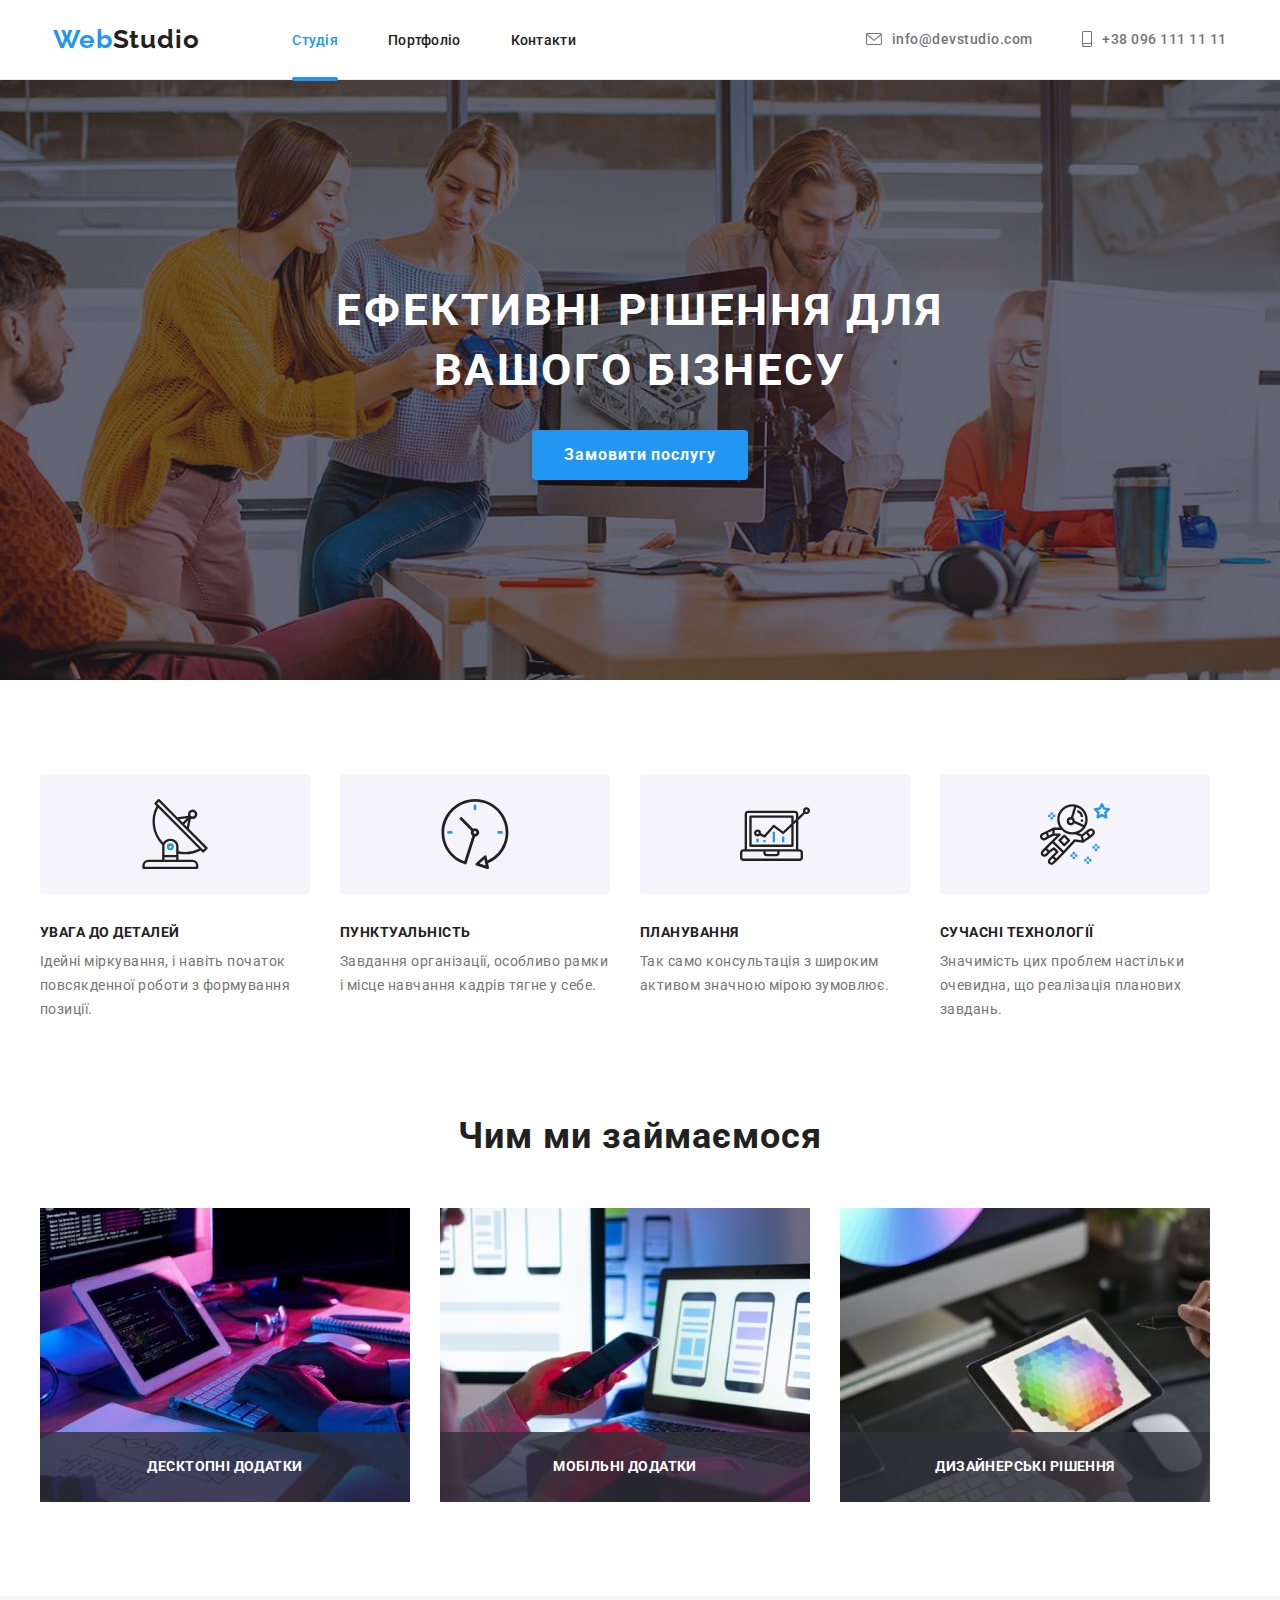
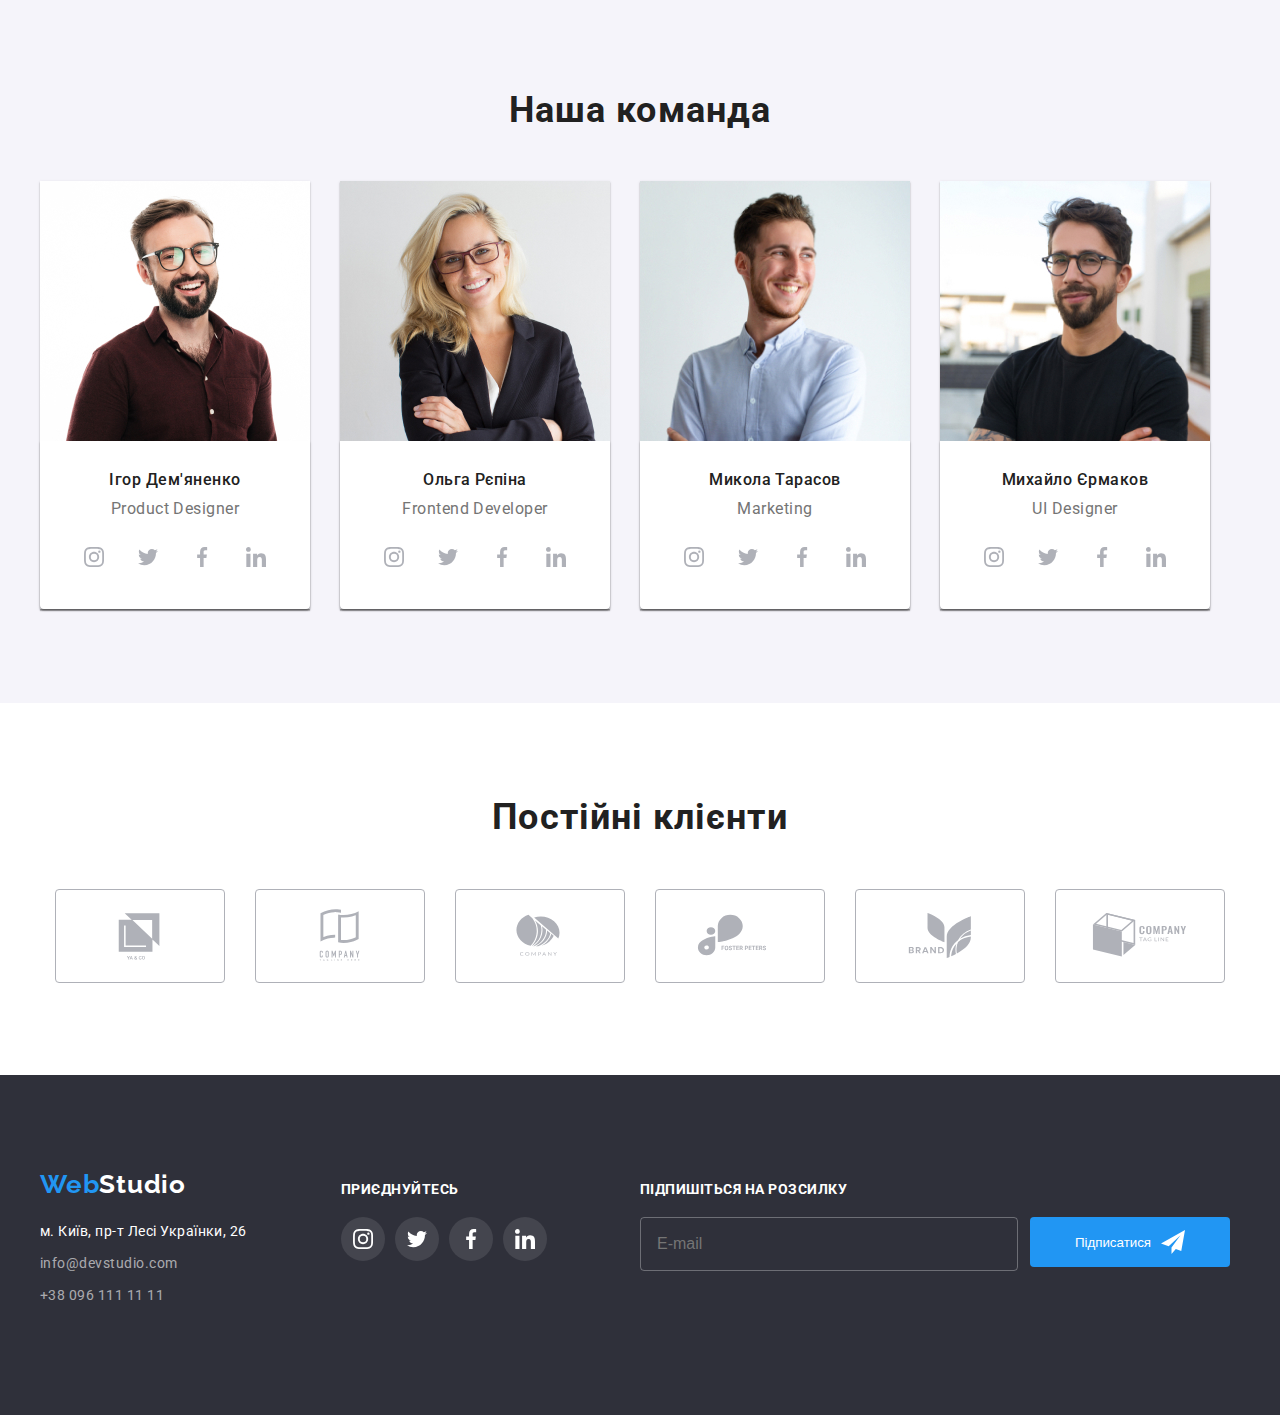
<file: index.html>
<!DOCTYPE html>
<html lang="en">
<head>
  <meta charset="UTF-8" />
  <meta http-equiv="X-UA-Compatible" content="IE=edge" />
  <meta name="viewport" content="width=device-width, initial-scale=1.0" />
  <title>Studio</title>
  <link rel="preconnect" href="https://fonts.googleapis.com" />
  <link rel="preconnect" href="https://fonts.gstatic.com" crossorigin />
  <link href="https://fonts.googleapis.com/css2?family=Raleway:wght@700&family=Roboto:wght@400;500;700;900&display=swap"
    rel="stylesheet" />
  <link rel="stylesheet" href="https://cdnjs.cloudflare.com/ajax/libs/modern-normalize/1.1.0/modern-normalize.min.css"
    integrity="sha512-wpPYUAdjBVSE4KJnH1VR1HeZfpl1ub8YT/NKx4PuQ5NmX2tKuGu6U/JRp5y+Y8XG2tV+wKQpNHVUX03MfMFn9Q=="
    crossorigin="anonymous" referrerpolicy="no-referrer" />
  <link rel="stylesheet" href="./css/main.min.css" />
</head>
  <body>
    
    <header class="header header-line">
      <div class="container header_container">
      <nav class="header__nav">
        <a href="/" class="logo logo_nav"><span class="logo_blue">Web</span>Studio</a>

        <ul class="menu">
          <li class="menu__item"><a href="#" class="menu__item_link cursor current">Студія</a></li>
          <li class="menu__item"><a href="./portfolio.html" class="menu__item_link cursor"> Портфоліо</a></li>
          <li class="menu__item"><a href="" class="menu__item_link cursor">Контакти</a></li>
        </ul>
   
      </nav>
      <ul class="contacts" >
        
        <li class="contacts__mail">
          <a href="mailto:info@devstudio.com" class="contacts__link_mail cursor">
            <svg class="header-item mail">
            <use href="./images/icons.svg#icon-email-heder"
             width="16px" height="12px">
            </use></svg><div> info@devstudio.com</div></a></li>
        <li class="contacts__phone">
        <a href="tel:+380961111111" class="contacts__link_phone cursor">
          <svg class="header-item phone">
          <use href="./images/icons.svg#icon-smartphone" 
           width="10px" height="16px">
        </use></svg>+38 096 111 11 11</a></li>
      </ul>
      </header>
      <div class="header-mob">
<a href="/" class="logo logo_nav"><span class="logo_blue">Web</span>Studio</a>
<button class="btn-menu-open"data-menu-open>
  <svg class="svg-header-open" width="40px" height="40px"><use href="./images/icons.svg#icon-menu"></use></svg></button>
      </div>
      <div class="menu-mob is-hidden"data-menu>
       
        <div class=" container__menu">
          <button class="btn-mob_menu"data-menu-close><svg class="btn-mob__close_svg" width="20px" height="20px">
              <use href="./images/icons.svg#icon-X"></use>
            </svg></button>
        <ul class="menu-mob_list">
          <li class="menu-mon__list_item">
            <a href="./index.html" class="header-mob__link cursor current">Студія</a></li>
          <li class="menu-mon__list_item cursor">
            <a href="./portfolio.html" class="header-mob__link cursor">Портфоліо</a></li>
          <li class="menu-mon__list_item cursor">
            <a href="" class="header-mob__link cursor">Контакти</a></li>
        </ul>
       
      <div class="soc-mob">
        <ul class="soc-mob__contacts">
          <li class="soc-mob__contacts_item">
          <a href="tel:+380961111111"
           class="menu-mob__number">+38 096 111 11 11</a></li>
          <li class="soc-mob__contacts_item">
          <a href="mailto:info@devstudio.com"
           class="menu-mob__mail cursor">info@devstudio.com</a></li>
        </ul>
     
        <ul class="soc-mob__list">
        <li class="soc-mob_list__link">
          <a href="" class="social-header_link">Instagram</a></li>
        <li class="soc-mob_list__link">
          <a href="" class="social-header_link">Twitter</a></li>
        <li class="soc-mob_list__link">
          <a href="" class="social-header_link">Facebook</a></li>
        <li class="soc-mob_list__link">
          <a href="" class="social-header_link">LinkedIn</a></li>
      </ul>
       </div>
      </div>
    </div>
     
    <main>
      <section class="hero">
        <div class="container">
        <h1 class="hero-title">Ефективні рішення для <br> вашого бізнесу</h1>
        <button type="button" class="hero-title__hero-btn"data-modal-open>Замовити послугу</button>
      </div>
      </section>
      <section class="benefits">
        <div class="container">
        <h2 class="title_hidden">Переваги</h2>
        <ul class="benefits__list">
          <li class= "benefits__item">
            <div class="benefit__icon benefit__icon_antena"></div>
            <h3 class="benefits__title">УВАГА ДО ДЕТАЛЕЙ</h3>
            <p class="benefits__subtitle">
              Ідейні міркування, і навіть початок повсякденної роботи з
              формування позиції.
            </p>
          </li>
          <li class="benefits__item">
            <div class="benefit__icon benefit__icon_clock"></div>
            <h3 class="benefits__title">ПУНКТУАЛЬНІСТЬ</h3>
            <p class="benefits__subtitle">
              Завдання організації, особливо рамки і місце навчання кадрів тягне
              у себе.
            </p>
          </li>
          <li class="benefits__item">
          <div class="benefit__icon benefit__icon_diagram"></div>
            <h3 class="benefits__title">ПЛАНУВАННЯ</h3>
            <p class="benefits__subtitle">
              Так само консультація з широким активом значною мірою зумовлює.
            </p>
          </li>
          <li class="benefits__item">
          <div class="benefit__icon benefit__icon_astronaut"></div>
            <h3 class="benefits__title">СУЧАСНІ ТЕХНОЛОГІЇ</h3>
            <p class="benefits__subtitle">
              Значимість цих проблем настільки очевидна, що реалізація планових
              завдань.
            </p>
          </li>
        </ul>
        </div>
      </section>
      <section class="task">
        <div class="container">
        <h2 class="title__h2">Чим ми займаємося</h2>
        <ul class="task__list">
          <li class="task__item">
           <div class="task__wrapper">
              <img
              srcset="./images/img-task1.jpg 1x, ./images/desk-x2-min.jpg 2x"
              alt="with phone"
              width="370"
              height="294"
            />
          
            <p class="task__uptitle">Десктопні додатки</p>
           </div>
          </li>
          <li class="task__item">
           <div class="task__wrapper">
            <img
              srcset="./images/img-task2.jpg 1x, ./images/mobile-x2-min.jpg 2x"
              alt="with phone"
              width="370"
              height="294"
            />
          <p class="task__uptitle">Мобільні додатки</p></div>
          </li>
          <li class="task__item">
            <div class="task__wrapper">
             
              <img
              srcset="./images/img-task3.jpg 1x, ./images/design-x2-min.jpg 2x"
              alt="with tablet"
              width="370"
              height="294"
            />
          <p class="task__uptitle">Дизайнерські рішення</p></div>
          </li>
        </ul>
        </div>
      </section>
      
        <section class="team">
          <div class="container">
            <h2 class="title__h2">Наша команда</h2>
            <ul class="team__list team-items">
              <li class="team__list_item">
            
                <picture>
                  <source srcset="./images/igor-x1.jpg 2x, ./images/igor-desk-x2-min 2x"  width="270" height="260" media="(min-width: 1200px)" />
                  <source srcset="./images/igor-tab-x1-min.jpg 1x, ./images/igor-tab-x2-min.jpg 2x "  width="354" height="374" media="(min-width: 768px)" />
                  <source srcset="./images/igor-mob-x1-min.jpg 1x, ./images/igor-mob-x2-min.jpg 2x"  width="450" height="460" media="(max-width: 480px)" />
                  <img src="./images/igor-mob-x1-min.jpg" alt="ігор" width="450" height="460" />
                </picture>
                <div class="team-wraper">
                  <h3 class="name-title">Ігор Дем'яненко</h3>
                  <p class="name-subtitle">Product Designer</p>
                  <ul class="social">
                    <li class="social__item"><a href="#" class="social__item_link">
                        <svg class="social-link_svg" width="20px" height="20px">
                          <use href="./images/icons.svg#icon-instagram">
                          </use>
                        </svg></a></li>
                    <li class="social__item"><a href="#" class="social__item_link">
                        <svg class="social-link_svg" width="20px" height="20px">
                          <use href="./images/icons.svg#icon-twitter"></use>
                        </svg></a></li>
                    <li class="social__item"><a href="#" class="social__item_link">
                        <svg class="social-link_svg" width="20px" height="20px">
                          <use href="./images/icons.svg#icon-facebook"></use>
                        </svg></a></li>
                    <li class="social__item"><a href="#" class="social__item_link">
                        <svg class="social-link_svg" width="20px" height="20px">
                          <use href="./images/icons.svg#icon-linkedin"></use>
                        </svg></a></li>
                  </ul>
                </div>
              </li>
              <li class="team__list_item">
                <picture>
                  <source srcset="./images/olga-img.jpg 1x, ./images/olga-desk-x2-min.jpg 2x"  width="270" height="260"  media="(min-width: 1200px)" />
                  <source srcset="./images/olga-tab-x1-min.jpg 1x, ./images/olga-tab-x2-min.jpg 2x"  width="354" height="374" media="(min-width: 768px)" />
                  <source srcset="./images/olga-mob-x1-min.jpg 1x, ./images/olga-tab-x2-min.jpg 12x"  width="450" height="460" media="(max-width: 480px)" />
                  <img src="./images/olga-mob-x1-min.jpg" alt="ольга" width="450" height="460" />
                </picture>
                <div class="team-wraper">
                  <h3 class="name-title">Ольга Рєпіна</h3>
                  <p class="name-subtitle">Frontend Developer</p>
                  <ul class="social">
                    <li class="social__item"><a href="" class="social__item_link"><svg class="social-link_svg" width="20px"
                          height="20px">
                          <use href="./images/icons.svg#icon-instagram">
                          </use>
                        </svg></a></li>
                    <li class="social__item"><a href="" class="social__item_link"><svg class="social-link_svg" width="20px"
                          height="20px">
                          <use href="./images/icons.svg#icon-twitter"></use>
                        </svg></a></li>
                    <li class="social__item"><a href="" class="social__item_link"><svg class="social-link_svg" width="20px"
                          height="20px">
                          <use href="./images/icons.svg#icon-facebook"></use>
                        </svg></a></li>
                    <li class="social__item"><a href="" class="social__item_link"><svg class="social-link_svg" width="20px"
                          height="20px">
                          <use href="./images/icons.svg#icon-linkedin"></use>
                        </svg></a></li>
                  </ul>
                </div>
              </li>
              <li class="team__list_item">
                <picture>
                  <source srcset="./images/mikola-img.jpg 1x, ./images/mikola-desk-x2-min.jpg 2x"  width="270" height="260" media="(min-width: 1200px)" />
                  <source srcset="./images/mikola-tab-x1-min.jpg 1x, ./images/mikola-tab-x2-min.jpg 2x"  width="354" height="374" media="(min-width: 768px)" />
                  <source srcset="./images/mikla-mob-x1-min.jpg 1x, ./images/mikola-mob-x2-min.jpg 2x"  width="450" height="460" media="(max-width: 480px)" />
                  <img src="./images/mikla-mob-x1-min.jpg" alt="микола" width="450" height="460" />
                </picture>
                <div class="team-wraper">
                  <h3 class="name-title">Микола Тарасов</h3>
                  <p class="name-subtitle">Marketing</p>
                  <ul class="social">
                    <li class="social__item"><a href="" class="social__item_link"><svg class="social-link_svg" width="20px"
                          height="20px">
                          <use href="./images/icons.svg#icon-instagram">
                          </use>
                        </svg></a></li>
                    <li class="social__item"><a href="" class="social__item_link"><svg class="social-link_svg" width="20px"
                          height="20px">
                          <use href="./images/icons.svg#icon-twitter"></use>
                        </svg></a></li>
                    <li class="social__item"><a href="" class="social__item_link"><svg class="social-link_svg" width="20px"
                          height="20px">
                          <use href="./images/icons.svg#icon-facebook"></use>
                        </svg></a></li>
                    <li class="social__item"><a href="" class="social__item_link"><svg class="social-link_svg" width="20px"
                          height="20px">
                          <use href="./images/icons.svg#icon-linkedin"></use>
                        </svg></a></li>
                  </ul>
                </div>
              </li>
              <li class="team__list_item">
                <picture>
                  <source srcset="./images/mikhailo-img.jpg 1x, ./images/mikhailo-desk-x2-min.jpg 2x "  width="270" height="260" media="(min-width: 1200px)" />
                  <source srcset="./images/mikhailo-tab-x1-min.jpg 1x, ./images/mikhailo-tab-x2-min.jpg 2x"  width="354" height="374" media="(min-width: 768px)" />
                  <source srcset="./images/mikhailo-mob-x1-min.jpg 1x, ./images/mikhailo-mob-x2-min.jpg 2x"  width="450" height="460" media="(max-width: 480px)" />
                  <img src="./images/mikhailo-img.jpg" alt="михайло" width="450" height="460" />
                </picture>
                <div class="team-wraper">
                  <h3 class="name-title">Михайло Єрмаков</h3>
                  <p class="name-subtitle">UI Designer</p>
                  <ul class="social">
                    <li class="social__item"><a href="" class="social__item_link"><svg class="social-link_svg" width="20px"
                          height="20px">
                          <use href="./images/icons.svg#icon-instagram">
                          </use>
                        </svg></a></li>
                    <li class="social__item"><a href="" class="social__item_link"><svg class="social-link_svg" width="20px"
                          height="20px">
                          <use href="./images/icons.svg#icon-twitter"></use>
                        </svg></a></li>
                    <li class="social__item"><a href="" class="social__item_link"><svg class="social-link_svg" width="20px"
                          height="20px">
                          <use href="./images/icons.svg#icon-facebook"></use>
                        </svg></a></li>
                    <li class="social__item"><a href="" class="social__item_link"><svg class="social-link_svg" width="20px"
                          height="20px">
                          <use href="./images/icons.svg#icon-linkedin"></use>
                        </svg></a></li>
                  </ul>
                </div>
              </li>
            </ul>
          </div>
        </section>
        
        <section class="clients">
          <div class="container">
            <h2 class="title__h2">Постійні клієнти</h2>
            <ul class="client-items">
              <li class="client-item"><a href="" class="client-link"><svg class="client-link-item" width="106px" height="60px">
                    <use href="./images/icons.svg#icon-Logo"></use>
                  </svg></a></li>
              <li class="client-item"><a href="" class="client-link"><svg class="client-link-item" width="106px" height="60px">
                    <use href="./images/icons.svg#icon-Logo-1"></use>
                  </svg></a></li>
              <li class="client-item"><a href="" class="client-link"><svg class="client-link-item" width="106px" height="60px">
                    <use href="./images/icons.svg#icon-Logo-2"></use>
                  </svg></a></li>
              <li class="client-item"><a href="" class="client-link"><svg class="client-link-item" width="106px" height="60px">
                    <use href="./images/icons.svg#icon-Logo-3"></use>
                  </svg></a></li>
              <li class="client-item"><a href="" class="client-link"><svg class="client-link-item" width="106px" height="60px">
                    <use href="./images/icons.svg#icon-Logo-4"></use>
                  </svg></a></li>
              <li class="client-item"><a href="" class="client-link"><svg class="client-link-item" width="106px" height="60px">
                    <use href="./images/icons.svg#icon-Logo-5"></use>
                  </svg></a></li>
            </ul>
          </div>
        </section>
        </main>
        <footer class="footer-contacts">
          <div class="container footer-wraper">
        
            <div class="address-social__wraper">
              <div class="address-wrapper">
                <a href="/" class="logo-footer"><span>Web</span>Studio</a>
                <address>
                  <ul class="footer-items">
                    <li class="footer-item">
                      <a class="footer-address cursor" href="https://goo.gl/maps/aHwAYJVr8grFMFeF8" target="_blank"
                        rel="noopener noreferrer">м. Київ, пр-т Лесі Українки, 26</a>
                    </li>
                    <li class="footer-item"><a class="footer-mail cursor"
                        href="mailto:info@devstudio.com">info@devstudio.com</a></li>
                    <li class="footer-item"><a class="footer-phone cursor" href="tel:+380961111111">+38 096 111 11 11</a></li>
                  </ul>
                </address>
              </div>
              <div class="social-div">
                <p class="social-uptitle">ПРИЄДНУЙТЕСЬ</p>
                <ul class="social-footer">
        
                  <li class="social-item">
                    <a href="#" class="footer-link"><svg class="social-link-footer" width="20px" height="20px">
                        <use href="./images/icons.svg#icon-instagram">
                        </use>
                      </svg></a>
                  </li>
                  <li class="social-item"><a href="" class="footer-link"><svg class="social-link-footer" width="20px"
                        height="20px">
                        <use href="./images/icons.svg#icon-twitter"></use>
                      </svg></a></li>
                  <li class="social-item"><a href="" class="footer-link"><svg class="social-link-footer" width="20px"
                        height="20px">
                        <use href="./images/icons.svg#icon-facebook"></use>
                      </svg></a></li>
                  <li class="social-item"><a href="" class="footer-link"><svg class="social-link-footer" width="20px"
                        height="20px">
                        <use href="./images/icons.svg#icon-linkedin"></use>
                      </svg></a></li>
                </ul>
              </div>
            </div>
            <form action="" class="footer-form">
              <label for="mail-footer" class="lable-footer">Підпишіться на розсилку</label>
              <div class="input-footer-wrapper">
                <div class="input-wraper"> <input type="email" name="mail-footer" id="mail-footer" class="footer-input"
                    placeholder="E-mail"></div>
                <div class="footer__btn_wrap"> <button type="submit" class="farm-footer-btn">Підписатися<svg
                      class="farm-footer-svg" width="24px" height="24px">
                      <use href="./images/icons.svg#icon-send">
                      </use>
                    </svg> </button></div>
              </div>
            </form>
          </div>
        </footer>
        <div class="backdrop is-hidden" data-modal>
          <div class="modal">
            <p class="modal-title">Залиште свої дані, ми вам передзвонимо</p>
            <form action="">
              <div class="modal-wraper">
                <label for="name" class="modal-label">Ім'я</label>
                <input type="text" name="name" id="name" class="modal-input">
                <svg width="18px" height="18px" class="modal-svg-input">
                  <use href="./images/icons.svg#icon-person-black-18dp-1"></use>
                </svg>
              </div>
              <div class="modal-wraper">
                <label for="phone" class="modal-label">Телефон</label>
                <input type="tel" name="tel" id="phone" class="modal-input">
                <svg width="18px" height="18px" class="modal-svg-input">
                  <use href="./images/icons.svg#icon-phone-black-18dp-1"></use>
                </svg>
              </div>
              <div class="modal-wraper">
                <label for="email-input" class="modal-label">Пошта</label>
                <input type="email" name="email" id="email-input" class="modal-input">
                <svg width="18px" height="18px" class="modal-svg-input">
                  <use href="./images/icons.svg#icon-email-black-18dp-1"></use>
                </svg>
              </div>
              <div class="textarea-wraper">
                <label for="user-comments" class="modal-label">Коментар</label>
                <textarea name="user-comment" id="user-comments" class="modal-textarea" placeholder="Введіть текст "></textarea>
              </div>
        
              <div class="checkbox-wrapper">
                <input type="checkbox" name="modal-checkbox" id="modal-checkbox" class="checkbox hide">
                <label for="modal-checkbox" class="modal-checkbox">
                  <span><svg width="16px" height="15px">
                      <use href="./images/icons.svg#icon-cheked"></use>
                    </svg>
              </span>Погоджуюся з розсилкою та приймаю <a href="#" class="checkbox-link"> Умови договору</a>
                </label>
              </div>
              <button type="submit" class="input-button">Відправити</button>
            </form>
           
            <button class="close-modal" data-modal-close><svg class="close-svg" width="20px" height="20px">
              <use href="./images/icons.svg#icon-close-block"></use>
              </svg>
            </button> 
          </div>
        </div>
        
        
        
        <script src="./js/menu.js"></script>
        <script src="./js/modal.js"></script>
        </body>
        
        </html>
</file>
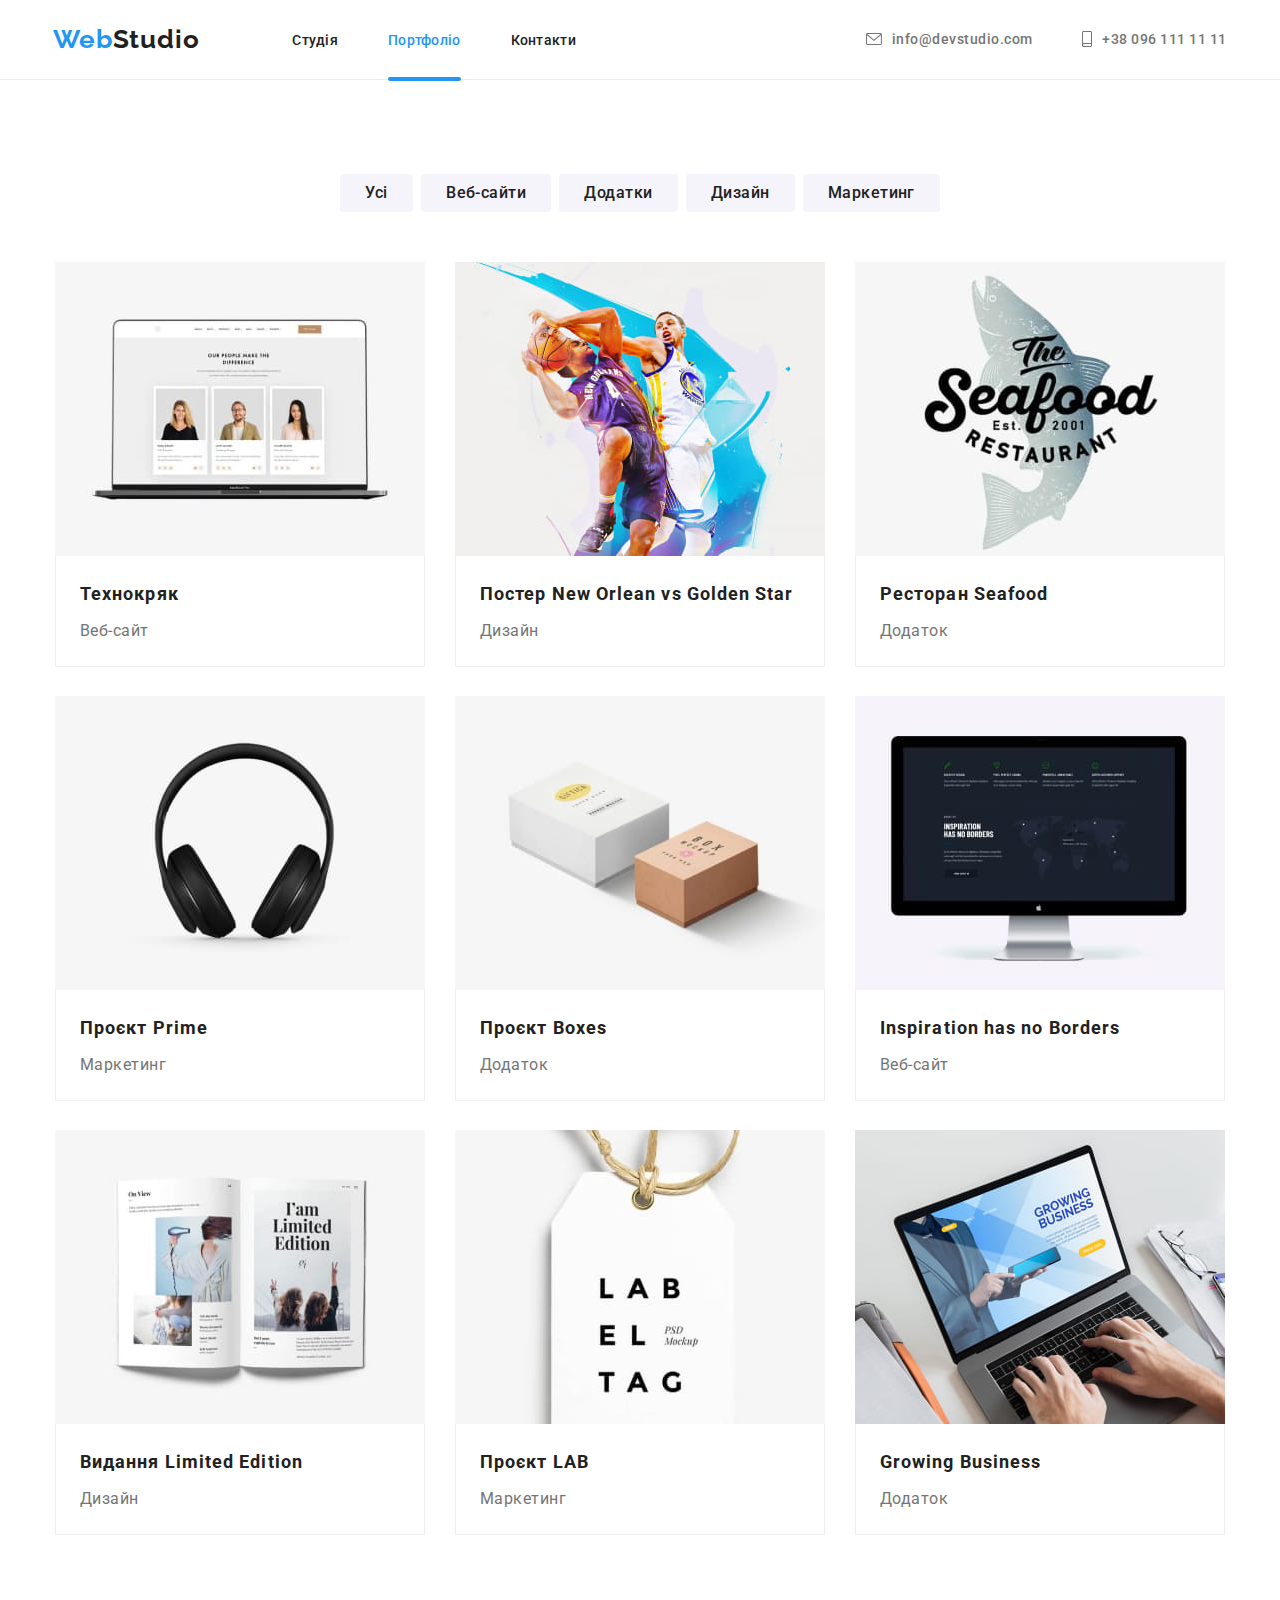
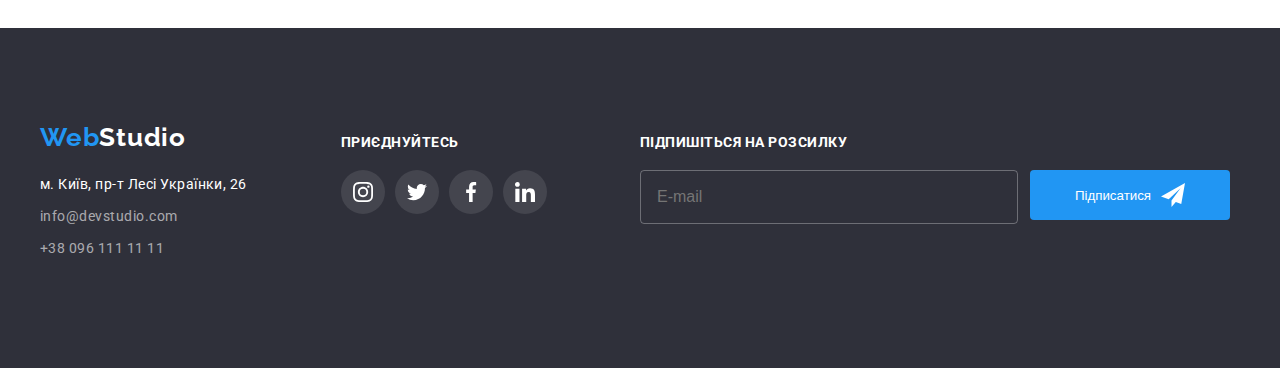
<file: portfolio.html>
<!DOCTYPE html>
<html lang="en">

<head>
    <meta charset="UTF-8" />
    <meta http-equiv="X-UA-Compatible" content="IE=edge" />
    <meta name="viewport" content="width=device-width, initial-scale=1.0" />
    <title>Portfolio</title>
    <link rel="preconnect" href="https://fonts.googleapis.com" />
    <link rel="preconnect" href="https://fonts.gstatic.com" crossorigin />
    <link
        href="https://fonts.googleapis.com/css2?family=Raleway:wght@700&family=Roboto:wght@400;500;700;900&display=swap"
        rel="stylesheet" />
        <link rel="stylesheet" href="https://cdnjs.cloudflare.com/ajax/libs/modern-normalize/1.1.0/modern-normalize.min.css"
            integrity="sha512-wpPYUAdjBVSE4KJnH1VR1HeZfpl1ub8YT/NKx4PuQ5NmX2tKuGu6U/JRp5y+Y8XG2tV+wKQpNHVUX03MfMFn9Q=="
            crossorigin="anonymous" referrerpolicy="no-referrer" />
    <link rel="stylesheet" href="./css/main.min.css">
</head>
<body>
<header class="header header-line">
    <div class="container header_container">
        <nav class="header__nav">
            <a href="/" class="logo logo_nav"><span class="logo_blue">Web</span>Studio</a>

            <ul class="menu">
                <li class="menu__item"><a href="./index.html" class="menu__item_link cursor">Студія</a></li>
                <li class="menu__item"><a href="#" class="menu__item_link cursor current"> Портфоліо</a></li>
                <li class="menu__item"><a href="#" class="menu__item_link cursor">Контакти</a></li>
            </ul>

        </nav>
        <ul class="contacts">

            <li class="contacts__mail">
                <a href="mailto:info@devstudio.com" class="contacts__link_mail cursor">
                    <svg class="header-item mail">
                        <use href="./images/icons.svg#icon-email-heder" width="16px" height="12px">
                        </use>
                    </svg>
                    <div> info@devstudio.com</div>
                </a>
            </li>
            <li class="contacts__phone">
                <a href="tel:+380961111111" class="contacts__link_phone cursor">
                    <svg class="header-item phone">
                        <use href="./images/icons.svg#icon-smartphone" width="10px" height="16px">
                        </use>
                    </svg>+38 096 111 11 11</a>
            </li>
        </ul>
    </div>
</header>
<div class="header-mob">
    <a href="/" class="logo logo_nav"><span class="logo_blue">Web</span>Studio</a>
    <button class="btn-menu-open" data-menu-open>
        <svg class="svg-header-open" width="40px" height="40px">
            <use href="./images/icons.svg#icon-menu"></use>
        </svg></button>
</div>
<div class="menu-mob is-hidden" data-menu>

    <div class=" container__menu">
        <button class="btn-mob_menu" data-menu-close><svg class="btn-mob__close_svg" width="20px" height="20px">
                <use href="./images/icons.svg#icon-X"></use>
            </svg></button>
        <ul class="menu-mob_list">
            <li class="menu-mon__list_item">
                <a href="./index.html" class="header-mob__link cursor ">Студія</a>
            </li>
            <li class="menu-mon__list_item cursor">
                <a href="./portfolio.html" class="header-mob__link cursor current">Портфоліо</a>
            </li>
            <li class="menu-mon__list_item cursor">
                <a href="" class="header-mob__link cursor">Контакти</a>
            </li>
        </ul>

        <div class="soc-mob">
            <ul class="soc-mob__contacts">
                <li class="soc-mob__contacts_item">
                    <a href="tel:+380961111111" class="menu-mob__number">+38 096 111 11 11</a>
                </li>
                <li class="soc-mob__contacts_item">
                    <a href="mailto:info@devstudio.com" class="menu-mob__mail cursor">info@devstudio.com</a>
                </li>
            </ul>

            <ul class="soc-mob__list">
                <li class="soc-mob_list__link">
                    <a href="" class="social-header_link">Instagram</a>
                </li>
                <li class="soc-mob_list__link">
                    <a href="" class="social-header_link">Twitter</a>
                </li>
                <li class="soc-mob_list__link">
                    <a href="" class="social-header_link">Facebook</a>
                </li>
                <li class="soc-mob_list__link">
                    <a href="" class="social-header_link">LinkedIn</a>
                </li>
            </ul>
        </div>
    </div>
</div>
<main>
<section class="portfolio">
    <div class="container">
    <h1 class="title_hidden">Portfolio</h1>
<ul class="filter">
    <li><button type="button" class="filter-btn">Усі</button></li>
    <li><button type="button" class="filter-btn">Веб-сайти</button></li>
    <li><button type="button" class="filter-btn">Додатки</button></li>
    <li><button type="button" class="filter-btn">Дизайн</button></li>
    <li><button type="button" class="filter-btn">Маркетинг</button></li>
</ul>
<ul class="projects-items">
    <li class="project-item">
        <a href="#" class="project-link">
       <div class="description-wrapper">
<!-- width="370px" height="294px" -->
        <img src="./images/tekchnokiak.jpg" alt="технокряк" >
         <p class="img-description">Ресурс пропонує комплексні пропозиції з різним рівнем функціоналу та сервісів. Все це дозволить відвідувачу отримати
        вичерпні відомості про компанію чи приватну особу.</p>
        </div> 
      <div class="project-wrap"> 
         <h2 class="project-title"> Технокряк</h2>
        <p class="project-subtitle">Веб-сайт </p>
    </div>
    </a></li>
    <li  class="project-item">
        <a href="#"class="project-link">
        <div class="description-wrapper"><img src="./images/poster New.jpg" alt="постер" >
    <p class="img-description">Ресурс пропонує комплексні пропозиції з різним рівнем функціоналу та сервісів. Все це
        дозволить відвідувачу отримати
        вичерпні відомості про компанію чи приватну особу.</p>  </div>
          <div class="project-wrap">
            <h2 class="project-title">Постер New Orlean vs Golden Star</h2>
        <p class="project-subtitle">Дизайн</p>
    </div>
    </a></li>
    <li  class="project-item">
     <a href="#"class="project-link">
       <div class="description-wrapper"> <img src="./images/seafood.jpg" alt="морепродукты">
    <p class="img-description">Ресурс пропонує комплексні пропозиції з різним рівнем функціоналу та сервісів. Все це
        дозволить відвідувачу отримати
        вичерпні відомості про компанію чи приватну особу.</p></div> 
       <div class="project-wrap">
         <h2 class="project-title">Ресторан Seafood</h2>
        <p class="project-subtitle">Додаток</p>
   </div> 
    </a></li>
    <li  class="project-item">
        <a href="#"class="project-link">
    <div class="description-wrapper"> <img src="./images/prime.jpg" alt="прайм" width="370px" height="294px">
        <p class="img-description">Ресурс пропонує комплексні пропозиції з різним рівнем функціоналу та сервісів. Все це
            дозволить відвідувачу отримати
            вичерпні відомості про компанію чи приватну особу.</p></div>
         <div class="project-wrap">
        <h2  class="project-title">Проєкт Prime</h2>
        <p class="project-subtitle">Маркетинг</p>
   </div>
     </a></li>
    <li  class="project-item">
        <a href="#"class="project-link">
        <div class="description-wrapper"><img src="./images/boxes.jpg" alt="коробки" >
    <p class="img-description">Ресурс пропонує комплексні пропозиції з різним рівнем функціоналу та сервісів. Все це
        дозволить відвідувачу отримати
        вичерпні відомості про компанію чи приватну особу.</p> </div>
        <div class="project-wrap">
         <h2 class="project-title">Проєкт Boxes</h2>
        <p class="project-subtitle">Додаток</p>
    </div>
    </a></li>
    <li  class="project-item">
        <a href="#"class="project-link">
        <div class="description-wrapper"><img src="./images/inspiration.jpg" alt="безрамок">
    <p class="img-description">Ресурс пропонує комплексні пропозиції з різним рівнем функціоналу та сервісів. Все це
        дозволить відвідувачу отримати
        вичерпні відомості про компанію чи приватну особу.</p> </div>
        <div class="project-wrap">
         <h2 class="project-title">Inspiration has no Borders</h2>
        <p class="project-subtitle">Веб-сайт</p>
    </div>
    </a></li>
    <li  class="project-item">
        <a href="#"class="project-link">
    <div class="description-wrapper"> <img src="./images/limited edition.jpg" alt="дизайн-ліміт">
    <p class="img-description">Ресурс пропонує комплексні пропозиції з різним рівнем функціоналу та сервісів. Все це
        дозволить відвідувачу отримати
        вичерпні відомості про компанію чи приватну особу.</p> </div>
        <div class="project-wrap">
         <h2 class="project-title">Видання Limited Edition</h2>
        <p class="project-subtitle">Дизайн</p>
    </div>
    </a></li>
    <li  class="project-item">
        <a href="#"class="project-link">
    <div class="description-wrapper"> <img src="./images/lab.jpg" alt="лаб" >
    <p class="img-description">Ресурс пропонує комплексні пропозиції з різним рівнем функціоналу та сервісів. Все це
        дозволить відвідувачу отримати
        вичерпні відомості про компанію чи приватну особу.</p> </div>
        <div class="project-wrap"> 
        <h2 class="project-title">Проєкт LAB</h2>
        <p class="project-subtitle">Маркетинг</p>
        </div>
        </a></li>
    <li  class="project-item">
        <a href="#"class="project-link">
    <div class="description-wrapper"> <img src="./images/business.jpg" alt="">
    <p class="img-description">Ресурс пропонує комплексні пропозиції з різним рівнем функціоналу та сервісів. Все це
        дозволить відвідувачу отримати
        вичерпні відомості про компанію чи приватну особу.</p> </div>
        <div class="project-wrap"> 
        <h2 class="project-title">Growing Business</h2>
        <p class="project-subtitle">Додаток</p>
   </div> 
    </a></li>
</ul> 
</div>
</section>
</main>
<footer class="footer-contacts">
    <div class="container footer-wraper">

        <div class="address-wrapper">
            <a href="/" class="logo-footer"><span>Web</span>Studio</a>
            <address>
                <ul class="footer-items">
                    <li class="footer-item">
                        <a class="footer-address cursor" href="https://goo.gl/maps/aHwAYJVr8grFMFeF8" target="_blank"
                            rel="noopener noreferrer">м. Київ, пр-т Лесі Українки, 26</a>
                    </li>
                    <li class="footer-item"><a class="footer-mail cursor"
                            href="mailto:info@devstudio.com">info@devstudio.com</a></li>
                    <li class="footer-item"><a class="footer-phone cursor" href="tel:+380961111111">+38 096 111 11
                            11</a></li>
                </ul>
            </address>
        </div>
        <div class="social-div">
            <p class="social-uptitle">ПРИЄДНУЙТЕСЬ</p>
            <ul class="social-footer">

                <li class="social-item">
                    <a href="#" class="footer-link"><svg class="social-link-footer" width="20px" height="20px">
                            <use href="./images/icons.svg#icon-instagram">
                            </use>
                        </svg></a>
                </li>
                <li class="social-item"><a href="" class="footer-link"><svg class="social-link-footer" width="20px"
                            height="20px">
                            <use href="./images/icons.svg#icon-twitter"></use>
                        </svg></a></li>
                <li class="social-item"><a href="" class="footer-link"><svg class="social-link-footer" width="20px"
                            height="20px">
                            <use href="./images/icons.svg#icon-facebook"></use>
                        </svg></a></li>
                <li class="social-item"><a href="" class="footer-link"><svg class="social-link-footer" width="20px"
                            height="20px">
                            <use href="./images/icons.svg#icon-linkedin"></use>
                        </svg></a></li>
            </ul>
        </div>
        <form action="" class="footer-form">
            <label for="mail-footer" class="lable-footer">Підпишіться на розсилку</label>
            <div class="input-footer-wrapper">
                <div class="input-wraper"> <input type="email" name="mail-footer" id="mail-footer" class="footer-input"
                        placeholder="E-mail"></div>
                <div class="footer__btn_wrap"> <button type="submit" class="farm-footer-btn">Підписатися<svg
                            class="farm-footer-svg" width="24px" height="24px">
                            <use href="./images/icons.svg#icon-send">
                            </use>
                        </svg> </button></div>
            </div>
        </form>
    </div>
</footer>
        <script src="./js/menu.js"></script>

 </body>
</file>
<file: css/main.min.css>
ul{list-style:none;margin:0;padding:0}a{text-decoration:none}h1,h2,h3,h4,h5,p,ul{margin:0}.container{margin:0 auto;padding-left:15px;padding-right:15px}@media screen and (min-width: 480px){.container{max-width:480px}}@media screen and (min-width: 768px){.container{max-width:768px}}@media screen and (min-width: 1200px){.container{max-width:1200px}}img{display:block;max-width:100%;height:auto}a:focus{outline:none}button:focus{outline:none}button{cursor:pointer}:root{--color-ourteam: #F5F4FA;--color-blue: #2196F3;--color-black: #212121;--color-gray: #757575;--color-herobtn: #188CE8;--color-white: #ffffff;--color-dark: #2F303A;--color-filter-btn: #F5F4FA;--color-whiteblue: #72abda;--color-grayfooter: rgba(255, 255, 255, 0.6);--transition-cubic: cubic-bezier(0.4, 0, 0.2, 1);--liner: linear-gradient(rgba(47, 48, 58, 0.4), rgba(47, 48, 58, 0.4))}body{color:var(--color-black);font-family:"Roboto",sans-serif;letter-spacing:.03em;margin:0 auto}.backdrop{transition:opacity 250ms var(--transition-cubic),visibility 250ms var(--transition-cubic);width:100%;height:100%;position:fixed;background-color:rgba(0,0,0,.2);top:0;left:0}.modal{font-family:inherit;padding:40px;top:58%;left:49%;transform:translate(-50%, -50%) scale(1) rotate(0) skewX(0);position:absolute;width:100vw;background-color:#fff;border-radius:4px;border:1px solid rgba(0,0,0,.1);transition:transform 350ms var(--transition-cubic),background-color 350ms var(--transition-cubic)}.backdrop.is-hidden .modal{transform:translate(-50%, -50%) scale(1.5) rotate(360deg) skewX(360deg);background-image:linear-gradient(to right, #0057B7, #FFDD00)}@media screen and (min-width: 480px){.modal{width:450px;min-height:581px;left:50%;top:50%}}@media screen and (min-width: 1200px){.modal{width:528px;min-height:581px;left:50%;top:50%}}.close-modal{transition-duration:250ms;transition-delay:0;transition-property:fill;transition-timing-function:var(--transition-cubic);position:absolute;top:8px;right:8px;width:30px;height:30px;border-radius:50%;background-color:rgba(0,0,0,0);border:1px solid rgba(0,0,0,.1);cursor:pointer;display:flex;justify-content:center;align-items:center;fill:#000}.close-modal:hover svg{fill:var(--color-blue)}.close-modal:focus svg{fill:var(--color-blue)}.close-svg{position:absolute;z-index:111;transition:fill 250ms linear;max-width:20px;height:auto;fill:var(--color-black)}.is-hidden{opacity:0;pointer-events:none;visibility:hidden}.modal-title{text-align:center;font-size:20px;font-weight:700;line-height:1.17;letter-spacing:.03em;margin-bottom:12px}.modal-wraper{position:relative;margin-bottom:10px}.textarea-wraper{margin-bottom:20px}.modal-label{display:block;margin-bottom:4px;color:var(--color-gray);font-size:12px;font-weight:400;line-height:1.1666666667}.modal-svg-input{transition:fill 250ms linear;left:12px;top:50%;position:absolute}.modal-input:focus+.modal-svg-input{fill:#0057b7}.modal-input{transition:border-color 250ms var(--transition-cubic);cursor:pointer;border:1px solid rgba(33,33,33,.2);border-radius:4px;display:block;width:100%;height:40px;padding-left:42px;outline:none}.modal-input:focus,.modal-input:hover{border-color:var(--color-blue)}.modal-textarea{line-height:1.1666666667;outline:none;cursor:pointer;border:1px solid rgba(33,33,33,.2);border-radius:4px;padding:12px 16px;height:120px;width:100%;resize:none;font-size:12px;font-weight:400;transition:border-color 250ms var(--transition-cubic)}.modal-textarea:focus,.modal-textarea:hover{border-color:var(--color-blue)}textarea:focus::-webkit-input-placeholder{color:rgba(0,0,0,0)}.modal-checkbox{font-size:12px;font-weight:400;line-height:1.1666666667;letter-spacing:.03em;color:var(--color-gray);display:flex;align-items:center;flex-wrap:wrap}.modal-checkbox span{box-shadow:rgba(0,0,0,.14);margin-right:7px;width:16px;height:15px;border:2px solid var(--color-black);display:flex;justify-content:center;align-items:center;fill:rgba(0,0,0,0)}@media screen and (min-width: 1200px){.modal-checkbox{font-size:14px;font-weight:400;line-height:1.7142857143;margin-left:13px}}.checkbox-wrapper{margin-bottom:30px}.modal-checkbox a{margin-left:25px;position:relative}@media screen and (min-width: 444px){.modal-checkbox a{margin-left:7px}}.checkbox-link::before{content:"";background-color:var(--color-blue);position:absolute;width:100%;height:1px;bottom:0px}@media screen and (min-width: 1200px){.checkbox-link::before{bottom:5px}}.checkbox:checked+.modal-checkbox span{fill:#fff;border:none;background-color:var(--color-blue)}.modal-checkbox a{color:var(--color-blue)}.input-button{font-family:"Roboto",sans-serif;color:var(--color-white);background-color:var(--color-blue);letter-spacing:.06em;font-size:16px;line-height:1.87;font-weight:700;cursor:pointer;padding:10px 52px;display:block;margin:0 auto;border:0;height:50px;width:200px;border-radius:4px;transition-duration:250ms;transition-delay:0;transition-property:background-color;transition-timing-function:var(--transition-cubic)}.input-button:hover,.input-button:focus{box-shadow:0px 4px 4px rgba(0,0,0,.15);background-color:var(--color-herobtn)}.hide{border:0;clip:rect(1px, 1px, 1px, 1px);-webkit-clip-path:inset(50%);clip-path:inset(50%);height:1px;margin:-1px;overflow:hidden;padding:0;position:absolute;width:1px;word-wrap:normal !important}.header-mob{display:flex;justify-content:space-between;padding:10px 10px;align-items:center}@media screen and (min-width: 768px){.header-mob{display:none}}.btn-menu-open{width:40px;height:40px;transition-duration:250ms;transition-delay:0;transition-property:fill;transition-timing-function:var(--transition-cubic);border:none;background-color:rgba(0,0,0,0);padding:0}.btn-menu-open:focus,.btn-menu-open:hover{fill:var(--color-blue)}.menu-mob{box-shadow:0px 1px 3px rgba(0,0,0,.12),0px 1px 1px rgba(0,0,0,.14),0px 2px 1px rgba(0,0,0,.2);transition:opacity 250ms var(--transition-cubic),visibility 250ms var(--transition-cubic);padding-top:48px;padding-bottom:48px;padding-left:40px;z-index:1;width:100vw;height:100vh;background-color:#fff;position:fixed;top:0}.menu-mob>.container__menu{height:100%;display:flex;flex-direction:column;justify-content:space-between}.btn-mob_menu{transition-duration:250ms;transition-delay:0;transition-property:fill;transition-timing-function:var(--transition-cubic);margin:0 auto;width:40px;height:40px;background-color:rgba(0,0,0,0);border:none;position:absolute;top:10px;right:15px}.btn-mob_menu:hover,.btn-mob_menu:focus{fill:var(--color-blue)}.menu-mon__list_item:not(:last-child){margin-bottom:32px}.header-mob__link{font-size:40px;font-weight:500;line-height:1.17;color:var(--color-black)}.soc-mob__contacts{margin-bottom:64px}.soc-mob__contacts_item:not(:last-child){margin-bottom:32px}.menu-mob__number{font-size:34px;font-weight:500;line-height:1.1470588235;color:var(--color-blue);margin-bottom:32px}.menu-mob__mail{font-size:24px;font-weight:500;line-height:1.1666666667;color:var(--color-gray)}.soc-mob__list{display:flex;gap:20px}.social-header_link{font-size:18px;font-weight:500;line-height:.8181818182;color:var(--color-blue)}.header-line{border-bottom:1px solid #ececec}.portfolio{padding:60px 0 40px 0}@media screen and (min-width: 1200px){.portfolio{padding-top:94px;padding-bottom:94px}}.filter{flex-wrap:wrap;display:flex;font-size:16px;line-height:1.62;font-weight:500;letter-spacing:.03em;color:var(--color-black);margin-bottom:50px;gap:8px}@media screen and (min-width: 768px){.filter{justify-content:center}}.filter-btn{transition-duration:250ms;transition-delay:0;transition-property:background-color,box-shadow;transition-timing-function:var(--transition-cubic);border-radius:4px;padding:6px 25px;min-width:73px;font-family:inherit;font-size:16px;line-height:1.62;font-weight:500;letter-spacing:.03em;color:var(--color-black);cursor:pointer;border:none;background-color:var(--color-filter-btn)}.filter-btn:hover,.filter-btn:focus{box-shadow:0px 3px 1px rgba(0,0,0,.1),0px 1px 2px rgba(0,0,0,.08),0px 2px 2px rgba(0,0,0,.12);background-color:var(--color-blue);color:var(--color-white)}.hero-title__hero-btn{font-family:"Roboto",sans-serif;color:var(--color-white);background-color:var(--color-blue);letter-spacing:.06em;font-size:16px;line-height:1.875;font-weight:700;cursor:pointer;padding:10px 24px;display:flex;justify-content:center;margin:0 auto;border:0;min-width:200px;box-shadow:0px 4px 4px rgba(0,0,0,.15);border-radius:4px;transition-duration:250ms;transition-delay:0;transition-property:background-color;transition-timing-function:var(--transition-cubic)}.hero-title__hero-btn:hover,.hero-title__hero-btn:focus{background-color:var(--color-herobtn)}@media screen and (min-width: 1200px){.hero-title__hero-btn{min-width:216px;height:50px;padding:10px 32px}}.footer-form{margin-top:12px}.lable-footer{margin-bottom:20px;font-size:14px;font-weight:700;text-transform:uppercase;line-height:1.1721428571;color:#fff;display:flex;justify-content:center}@media screen and (min-width: 1200px){.lable-footer{display:block}}.input-footer-wrapper{display:block;gap:12px}@media screen and (min-width: 1200px){.input-footer-wrapper{display:flex}}.input-wraper{display:flex;justify-content:center}@media screen and (min-width: 1200px){.input-wraper{display:block}}.footer-input{cursor:pointer;transition:border-color 250ms var(--transition-cubic);padding-left:16px;color:rgba(255,255,255,.3);outline:none;width:100%;height:50px;display:block;background-color:rgba(0,0,0,0);box-shadow:rgba(0,0,0,.15);border-radius:4px;border:1px solid rgba(255,255,255,.3);margin-bottom:20px}.footer-input::-moz-placeholder{font-size:16px;font-style:400;line-height:1.25}.footer-input:-ms-input-placeholder{font-size:16px;font-style:400;line-height:1.25}.footer-input::placeholder{font-size:16px;font-style:400;line-height:1.25}.footer-input:focus::-webkit-input-placeholder{color:rgba(0,0,0,0)}.footer-input:focus,.footer-input:hover{border-color:var(--color-blue)}@media screen and (min-width: 480px){.footer-input{max-width:450px}}@media screen and (min-width: 1200px){.footer-input{width:358px;margin-bottom:0}}.footer__btn_wrap{display:flex;justify-content:center;align-items:center}@media screen and (min-width: 1200px){.footer__btn_wrap{display:block}}.farm-footer-btn{border:none;outline:none;width:200px;height:50px;border-radius:4px;cursor:pointer;color:var(--color-white);fill:var(--color-white);background-color:var(--color-blue);display:flex;align-items:center;justify-content:center;gap:10px;box-shadow:rgba(0,0,0,.15)}.farm-footer-btn:hover,.farm-footer-btn:focus{background-color:var(--color-herobtn)}.farm-footer-svg{display:block}.social{gap:10px;display:flex;justify-content:center}.social__item{width:44px;height:44px;background-color:#fff;display:flex;align-items:center;justify-content:center}.social__item_link{width:100%;height:100%;background-color:#fff;display:flex;align-items:center;justify-content:center;border-radius:50%;transition-duration:250ms;transition-delay:0;transition-property:background-color;transition-timing-function:var(--transition-cubic)}.social__item_link:hover,.social__item_link:focus{background-color:#2196f3}.social-link_svg{fill:#afb1b8;transition-duration:250ms;transition-delay:0;transition-property:fill;transition-timing-function:var(--transition-cubic)}.social__item_link:hover .social-link_svg{fill:#fff}.social__item_link:focus .social-link_svg{fill:#fff}.social-link_svg:hover,.social-link_svg:focus{width:20px;height:20px;fill:#fff}.header{display:none;padding:18px 0}@media screen and (min-width: 768px){.header{padding:21px 0;display:flex}}@media screen and (min-width: 1200px){.header{padding:24px 0}}.header_container{align-items:center;display:flex;justify-content:space-between}@media screen and (min-width: 768px){.header_container{display:flex;align-items:center}}.header__nav{margin-right:96px;display:flex;align-items:center}@media screen and (min-width: 1200px){.header__nav{margin-right:290px}}.logo_nav{margin-right:93px}.logo,.logo-footer{letter-spacing:.03em;font-family:"Raleway",sans-serif;font-weight:700;font-size:26px;line-height:1.19;color:var(--color-black)}.logo_blue{color:var(--color-blue)}.footer{color:#fff}.menu{display:flex;gap:50px}.menu__item_link{letter-spacing:.02em;font-size:14px;font-weight:500;line-height:1.1428571429;color:var(--color-black);transition-duration:250ms;transition-delay:0;transition-property:color;transition-timing-function:var(--transition-cubic)}.menu__item_link::after{content:"";display:block;background-color:var(--color-blue);height:4px;width:100%;position:absolute;bottom:-32px;border-radius:2px;opacity:0}.menu__item{position:relative}.cursor:hover,.cursor:focus{color:var(--color-blue)}.current::after{opacity:1}.header-item{fill:currentColor}.mail{width:16px;height:12px}.phone{width:10px;height:16px}.current{color:var(--color-blue)}.contacts{flex-direction:column;gap:0;align-items:center;color:var(--color-gray)}@media screen and (min-width: 1200px){.contacts{flex-direction:inherit;display:flex;align-items:center;gap:50px}}@media screen and (min-width: 768px){.contacts__mail{margin-bottom:10px}}@media screen and (min-width: 1200px){.contacts__mail{margin-bottom:0}}.contacts__phone{margin-right:10px}@media screen and (min-width: 1200px){.contacts__phone{margin-right:0}}.contacts__link_phone,.contacts__link_mail{font-size:12px;font-weight:500;line-height:1.1666666667;line-height:1.1428571429;text-decoration:none;color:var(--color-gray);display:flex;gap:10px;justify-content:center;align-items:center;transition-duration:250ms;transition-delay:0;transition-property:color;transition-timing-function:var(--transition-cubic)}@media screen and (min-width: 1200px){.contacts__link_phone,.contacts__link_mail{font-size:14px;font-weight:500;line-height:1.1428571429}}.hero{color:var(--color-white);background-image:linear-gradient(rgba(47, 48, 58, 0.4), rgba(47, 48, 58, 0.4)),url(../images/Header-mob.jpg);padding:118px 0;justify-content:center;display:flex;max-width:100%;background-repeat:no-repeat;background-position:center;background-size:cover;margin:0 auto}@media(min-device-pixel-ratio: 2),(-webkit-min-device-pixel-ratio: 2),(min-resolution: 192dpi),(min-resolution: 2dppx){.hero{background-image:linear-gradient(rgba(47, 48, 58, 0.4), rgba(47, 48, 58, 0.4)),url(../images/hero-mob-x2.jpg)}}@media screen and (min-width: 480px){.hero{padding:118px 0;background-image:linear-gradient(rgba(47, 48, 58, 0.4), rgba(47, 48, 58, 0.4)),url(../images/Header-tabl.jpg)}}@media screen and (min-width: 480px)and (min-device-pixel-ratio: 2),screen and (min-width: 480px)and (-webkit-min-device-pixel-ratio: 2),screen and (min-width: 480px)and (min-resolution: 192dpi),screen and (min-width: 480px)and (min-resolution: 2dppx){.hero{background-image:linear-gradient(rgba(47, 48, 58, 0.4), rgba(47, 48, 58, 0.4)),url(../images/hero-tab-x2.jpg)}}@media screen and (min-width: 768px){.hero{max-width:1600px;padding:204px 0;background-image:linear-gradient(rgba(47, 48, 58, 0.4), rgba(47, 48, 58, 0.4)),url(../images/hero1.jpg)}}@media screen and (min-width: 768px)and (min-device-pixel-ratio: 2),screen and (min-width: 768px)and (-webkit-min-device-pixel-ratio: 2),screen and (min-width: 768px)and (min-resolution: 192dpi),screen and (min-width: 768px)and (min-resolution: 2dppx){.hero{background-image:linear-gradient(rgba(47, 48, 58, 0.4), rgba(47, 48, 58, 0.4)),url(../images/hero-desk-x2.jpg)}}@media screen and (min-width: 1200px){.hero{padding:200px 0}}.hero-title{text-align:center;text-transform:uppercase;margin-bottom:30px;font-size:24px;line-height:1.3333333333;letter-spacing:.06em;display:flex;align-items:baseline;justify-content:center}@media screen and (min-width: 1200px){.hero-title{font-size:44px;line-height:1.3636363636}}.title_hidden{position:absolute;white-space:nowrap;width:1px;height:1px;overflow:hidden;border:0;clip:rect(0 0 0 0);-webkit-clip-path:inset(50%);clip-path:inset(50%);margin:-1px}.benefits{padding-top:60px;padding-bottom:60px;margin:0 auto;justify-content:center}@media screen and (min-width: 1200px){.benefits{padding-top:94px;padding-bottom:94px}}.benefits__list{display:flex;flex-direction:column;gap:30px}@media screen and (min-width: 768px){.benefits__list{flex-direction:row;flex-wrap:wrap;display:flex;gap:30px}}@media screen and (min-width: 1200px){.benefits__list{display:flex}}.benefits__item{max-width:450px}@media screen and (min-width: 768px){.benefits__item{width:354px}}@media screen and (min-width: 1200px){.benefits__item{width:270px}}.benefit__icon{border-radius:4px;margin-bottom:30px;max-width:100%;height:120px;background-color:#f5f4fa;display:flex;align-items:center;justify-content:center}.benefit__icon_antena::before{content:"";display:block;width:70px;height:70px;background-image:url(../images/antenna\ 1\ \(1\).svg)}.benefit__icon_clock::before{content:"";display:block;width:70px;height:70px;background-image:url(../images/antenna\ 1\ \(1\).svg)}.benefit__icon_clock::before{content:"";display:block;width:70px;height:70px;background-image:url(../images/clock\ 1\ \(1\).svg)}.benefit__icon_diagram::before{content:"";display:block;width:70px;height:70px;background-image:url(../images/diagram\ 1\ \(1\).svg)}.benefit__icon_astronaut::before{content:"";display:block;width:70px;height:70px;background-image:url(../images/astronaut\ 1\ \(1\).svg)}.benefits__title{margin-bottom:10px;font-size:14px;line-height:1.1428571429;width:100%;text-align:center}@media screen and (min-width: 768px){.benefits__title{text-align:left}}.benefits__subtitle{width:100%;font-size:14px;color:var(--color-gray);line-height:1.71}.task{padding-bottom:94px;display:block}@media screen and (min-width: 300px){.task{display:none}}@media screen and (min-width: 1200px){.task{display:block}}.title__h2{color:var(--color-black);font-size:28px;line-height:1.1714285714;letter-spacing:.03em;margin-bottom:30px;text-align:center}@media screen and (min-width: 1200px){.title__h2{font-size:36px;line-height:1.16;margin-bottom:50px}}.task__list{width:calc(100% - 20px);display:flex;gap:30px}.task__wrapper{position:relative;display:flex;justify-content:center;align-items:center}.task__uptitle{font-weight:700;font-size:14px;text-transform:uppercase;line-height:1.1714285714;letter-spacing:.03em;width:100%;height:70px;background-color:rgba(47,48,58,.8);position:absolute;bottom:0;display:flex;justify-content:center;align-items:center;color:#fff}.team{margin:0 auto;background-color:var(--color-ourteam);padding:60px 0}@media screen and (min-width: 1200px){.team{padding:94px 0}}.team-wraper{border-radius:0px 0px 4px 4px;box-shadow:0px 1px 3px rgba(0,0,0,.12),0px 1px 1px rgba(0,0,0,.14),0px 2px 1px rgba(0,0,0,.2);max-width:450px;border-radius:0px 0px 4px 4px;padding-top:30px;padding-bottom:30px;background-color:#fff}@media screen and (min-width: 768px){.team-wraper{max-width:354px}}@media screen and (min-width: 1200px){.team-wraper{max-width:270px}}.title__h2{color:var(--color-black);font-size:28px;line-height:1.1714285714;letter-spacing:.03em;margin-bottom:30px;text-align:center}@media screen and (min-width: 1200px){.title__h2{font-size:36px;line-height:1.16;margin-bottom:50px}}.team__list{display:block;width:100%;color:var(--color-black);font-size:16px;line-height:1.18;letter-spacing:.03em}@media screen and (min-width: 768px){.team__list{display:flex;flex-wrap:wrap;gap:30px}}@media screen and (min-width: 1200px){.team__list{display:flex;gap:30px}}.team__list_item:not(:last-child){margin-bottom:30px}@media screen and (min-width: 768px){.team__list_item:not(:last-child){margin-bottom:0}}@media screen and (min-width: 1200px){.team__list_item:not(:last-child){margin-bottom:0}}.team__list_item{text-align:center;max-width:100%;max-height:622px;box-shadow:0px 1px 3px rgba(0,0,0,.12),0px 1px 1px rgba(0,0,0,.14),0px 2px 1px rgba(0,0,0,.2)}@media screen and (min-width: 480px){.team__list_item{max-width:450px}}@media screen and (min-width: 1200px){.team__list_item{max-height:428px;margin-bottom:0}}.name-title{text-align:center;margin-bottom:10px;font-size:16px;font-weight:500}.name-subtitle{color:var(--color-gray);margin-bottom:16px}.clients{padding-top:60px;padding-bottom:60px;margin:0 auto;width:100%}@media screen and (min-width: 480px){.clients{max-width:480px}}@media screen and (min-width: 768px){.clients{max-width:768px}}@media screen and (min-width: 1200px){.clients{max-width:1200px;padding-top:94px;padding-bottom:94px}}.client-items{display:flex;gap:30px;flex-wrap:wrap;justify-content:center}@media screen and (min-width: 768px){.client-items{max-width:768px}}@media screen and (min-width: 1200px){.client-items{max-width:1200px}}.client-item{width:210px;min-height:92px}@media screen and (min-width: 768px){.client-item{width:226px}}@media screen and (min-width: 1200px){.client-item{width:170px}}.client-link{border-radius:4px;border:1px solid #afb1b8;max-width:100%;height:100%;display:flex;align-items:center;justify-content:center;color:#afb1b8;transition-duration:250ms;transition-delay:0;transition-property:border;transition-timing-function:var(--transition-cubic)}.client-link:hover,.client-link:focus{border:1px solid var(--color-blue);fill:var(--color-blue)}.client-link:focus{border:1px solid #2196f3}.client-link-item{fill:#afb1b8;transition-duration:250ms;transition-delay:0;transition-property:fill;transition-timing-function:var(--transition-cubic)}.client-link:hover .client-link-item{fill:var(--color-blue)}.client-link:focus .client-link-item{fill:var(--color-blue)}.footer-contacts{width:100%;padding-bottom:60px;padding-top:60px;letter-spacing:.03em;background-color:var(--color-dark)}@media screen and (min-width: 1200px){.footer-contacts{padding-bottom:94px;padding-top:94px}}address{width:100%;display:block;font-style:normal}@media screen and (min-width: 1200px){address{width:231px}}.footer-wraper{display:block}@media screen and (min-width: 1200px){.footer-wraper{display:flex}}@media screen and (min-width: 768px){.address-social__wraper{display:flex;gap:165px;margin-left:76px}}@media screen and (min-width: 1200px){.address-social__wraper{display:flex;gap:0;margin-left:0}}.address-wrapper{margin-bottom:60px}@media screen and (min-width: 1200px){.address-wrapper{margin-right:70px;margin-bottom:0}}.logo-footer{display:flex;justify-content:center;margin-bottom:20px;color:var(--color-white)}@media screen and (min-width: 1200px){.logo-footer{display:block}}.logo-footer span{color:var(--color-blue)}.footer-item{width:100%;margin-bottom:8px;display:flex;justify-content:center}@media screen and (min-width: 1200px){.footer-item{display:block}}.footer-items{font-size:14px;line-height:1.71}.footer-address{transition-duration:250ms;transition-delay:0;transition-property:color;transition-timing-function:var(--transition-cubic);color:var(--color-white)}.footer-mail{transition-duration:250ms;transition-delay:0;transition-property:color;transition-timing-function:var(--transition-cubic);color:var(--color-grayfooter)}.footer-phone{transition-duration:250ms;transition-delay:0;transition-property:color;transition-timing-function:var(--transition-cubic);color:var(--color-grayfooter)}.social-div{margin-bottom:60px}@media screen and (min-width: 1200px){.social-div{margin-top:12px;margin-right:93px}}.social-uptitle{font-size:14px;font-weight:700;text-transform:uppercase;color:#fff;line-height:1.1721428571;margin-bottom:20px;display:flex;justify-content:center}@media screen and (min-width: 1200px){.social-uptitle{display:block}}.footer-link{align-items:center;justify-content:center;display:flex;border-radius:50%;background-color:rgba(255,255,255,.1);width:44px;height:44px;transition-duration:250ms;transition-delay:0;transition-property:background-color;transition-timing-function:var(--transition-cubic)}.footer-link:hover,.footer-link:focus{background-color:#2196f3}.social-footer{gap:10px;display:flex;justify-content:center}.social-link-footer{fill:#fff;width:20px;height:20px}.project-item{max-width:370px;max-height:404px}.projects-items{display:flex;flex-wrap:wrap;gap:30px;justify-content:center}.project-link{transition-duration:250ms;transition-delay:0;transition-property:box-shadow;transition-timing-function:var(--transition-cubic);width:100%;display:block}.project-link:hover,.project-link:focus{box-shadow:0px 1px 1px rgba(0,0,0,.12),0px 4px 4px rgba(0,0,0,.06),1px 4px 6px rgba(0,0,0,.16)}.project-wrap{padding-bottom:20px;padding-top:20px;padding-left:24px;border-bottom:1px solid #eee;border-right:1px solid #eee;border-left:1px solid #eee}.project-item img{height:294px}@media screen and (min-width: 768px){.project-item img{width:354px}}@media screen and (min-width: 1200px){.project-item img{width:370px}}.description-wrapper{position:relative;overflow:hidden}.img-description{top:0;font-size:18px;line-height:1.5555555556;letter-spacing:.03em;position:absolute;color:#fff;background-color:rgba(33,150,243,.9);width:100%;height:100%;padding:63px 24px;transform:translateY(100%);transition-duration:250ms;transition-delay:0;transition-property:transform,overflow;transition-timing-function:var(--transition-cubic)}.project-item:hover .img-description{overflow:visible;transform:translateY(0)}.project-title{margin-bottom:4px;font-size:18px;line-height:2;letter-spacing:.06em;color:var(--color-black)}.project-subtitle{font-size:16px;line-height:1.87;letter-spacing:.03em;color:var(--color-gray)}/*# sourceMappingURL=main.min.css.map */
</file>
